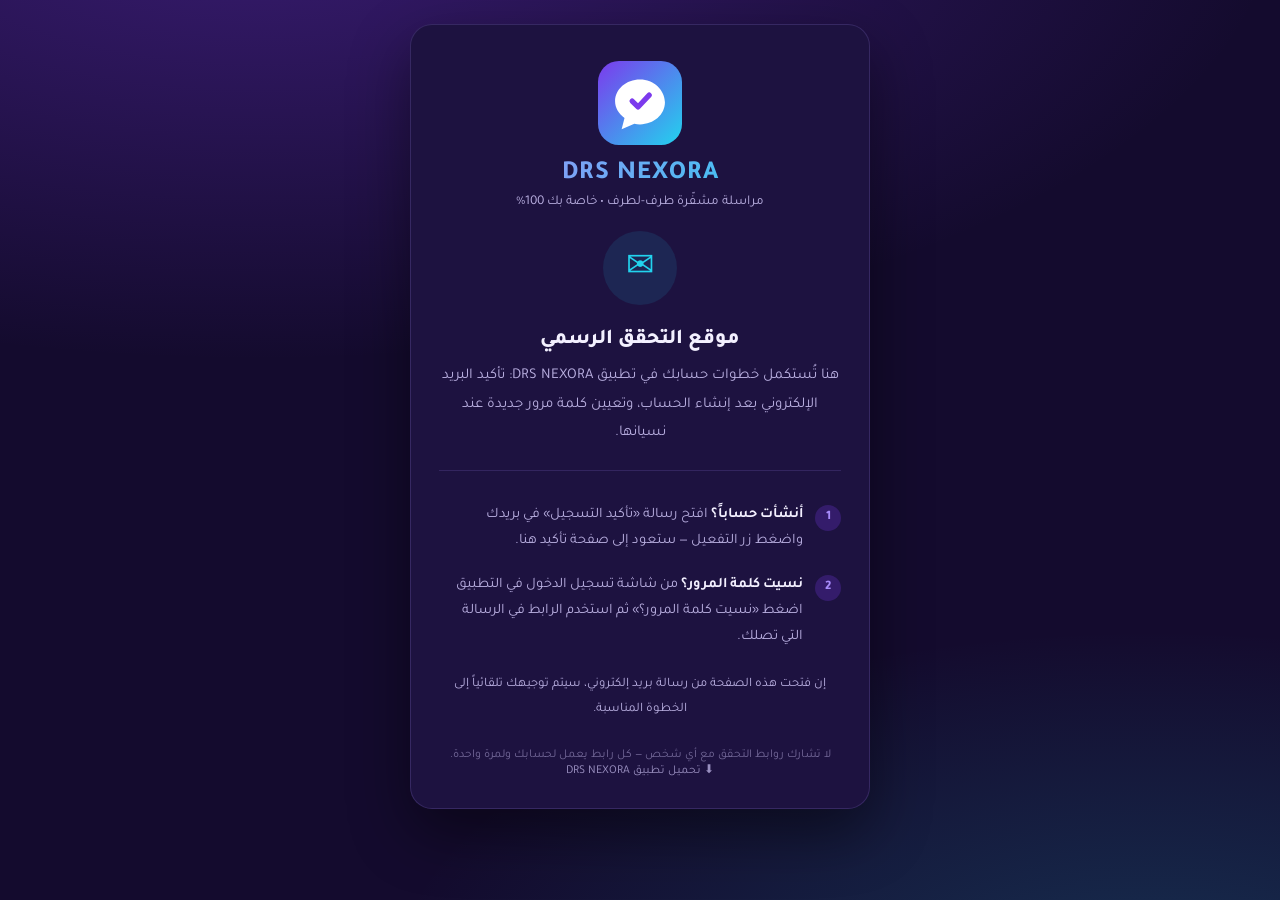
<file: index.html>
<!DOCTYPE html>
<html lang="ar" dir="rtl">
<head>
<meta charset="UTF-8">
<meta name="viewport" content="width=device-width, initial-scale=1.0">
<title>DRS NEXORA — موقع التحقق</title>
<link rel="preconnect" href="https://fonts.googleapis.com">
<link rel="preconnect" href="https://fonts.gstatic.com" crossorigin>
<link href="https://fonts.googleapis.com/css2?family=Tajawal:wght@400;500;700;800&display=swap" rel="stylesheet">
<link rel="stylesheet" href="assets/nexora.css">
<link rel="icon" href="data:image/svg+xml,%3Csvg xmlns='http://www.w3.org/2000/svg' viewBox='0 0 64 64'%3E%3Cdefs%3E%3ClinearGradient id='g' x1='0' y1='0' x2='1' y2='1'%3E%3Cstop offset='0' stop-color='%237C3AED'/%3E%3Cstop offset='1' stop-color='%2322D3EE'/%3E%3C/linearGradient%3E%3C/defs%3E%3Crect width='64' height='64' rx='16' fill='url(%23g)'/%3E%3Cpath d='M32 14c-10.5 0-19 7.4-19 16.5 0 5.2 2.8 9.8 7.2 12.9L18 52l9.7-4.2c1.4.3 2.8.5 4.3.5 10.5 0 19-7.4 19-16.8S42.5 14 32 14z' fill='%23fff'/%3E%3Cpath d='M26 30.5l4.5 4.5L39 26' stroke='%237C3AED' stroke-width='4' fill='none' stroke-linecap='round' stroke-linejoin='round'/%3E%3C/svg%3E">
</head>
<body>

<main class="card">
  <svg class="logo-mark" viewBox="0 0 64 64" aria-hidden="true">
    <defs><linearGradient id="g" x1="0" y1="0" x2="1" y2="1">
      <stop offset="0" stop-color="#7C3AED"/><stop offset="1" stop-color="#22D3EE"/>
    </linearGradient></defs>
    <rect width="64" height="64" rx="16" fill="url(#g)"/>
    <path d="M32 14c-10.5 0-19 7.4-19 16.5 0 5.2 2.8 9.8 7.2 12.9L18 52l9.7-4.2c1.4.3 2.8.5 4.3.5 10.5 0 19-7.4 19-16.8S42.5 14 32 14z" fill="#fff"/>
    <path d="M26 30.5l4.5 4.5L39 26" stroke="#7C3AED" stroke-width="4" fill="none" stroke-linecap="round" stroke-linejoin="round"/>
  </svg>
  <div class="brand-name">DRS NEXORA</div>
  <div class="brand-tagline">مراسلة مشفّرة طرف-لطرف • خاصة بك 100%</div>

  <section id="state-welcome">
    <div class="icon-badge info">✉</div>
    <h1 class="state-title">موقع التحقق الرسمي</h1>
    <p class="state-text">
      هنا تُستكمل خطوات حسابك في تطبيق DRS NEXORA: تأكيد البريد الإلكتروني بعد إنشاء الحساب،
      وتعيين كلمة مرور جديدة عند نسيانها.
    </p>
    <div class="divider"></div>
    <ul class="steps">
      <li><span class="num">1</span><span><b>أنشأت حساباً؟</b> افتح رسالة «تأكيد التسجيل» في بريدك واضغط زر التفعيل — ستعود إلى صفحة تأكيد هنا.</span></li>
      <li><span class="num">2</span><span><b>نسيت كلمة المرور؟</b> من شاشة تسجيل الدخول في التطبيق اضغط «نسيت كلمة المرور؟» ثم استخدم الرابط في الرسالة التي تصلك.</span></li>
    </ul>
    <p class="state-text" style="font-size:13px; margin-top:14px;">
      إن فتحت هذه الصفحة من رسالة بريد إلكتروني، سيتم توجيهك تلقائياً إلى الخطوة المناسبة.
    </p>
  </section>

  <p class="footer-note">
    لا تشارك روابط التحقق مع أي شخص — كل رابط يعمل لحسابك ولمرة واحدة.<br>
    <a href="download.html">⬇ تحميل تطبيق DRS NEXORA</a>
  </p>
</main>

<script>
(function () {
  'use strict';

  // توجيه تلقائي حسب نوع عملية التحقق القادمة في الرابط:
  // #access_token=...&type=signup  → confirm.html
  // #access_token=...&type=recovery|invite → reset.html
  // ?token_hash=...&type=...       → الصفحة المناسبة
  function paramType(s) {
    if (!s) return '';
    var str = String(s);
    if (str.charAt(0) === '#' || str.charAt(0) === '?') str = str.slice(1);
    var parts = str.split('&');
    for (var i = 0; i < parts.length; i++) {
      var kv = parts[i].split('=');
      if (kv[0] === 'type') return decodeURIComponent(kv[1] || '');
    }
    return '';
  }

  var type = paramType(window.location.hash) || paramType(window.location.search);
  var hasTokens = /access_token=/.test(window.location.hash) || /token_hash=/.test(window.location.search) || /token=/.test(window.location.search);

  if (hasTokens || type) {
    var target;
    if (type === 'recovery' || type === 'invite') target = 'reset.html';
    else target = 'confirm.html'; // signup و email_change وأي نوع آخر
    // إبقاء الهاش/الاستعلام كما هو حتى تقرأه الصفحة الهدف
    window.location.replace(target + window.location.search + window.location.hash);
  }
})();
</script>
</body>
</html>
</file>
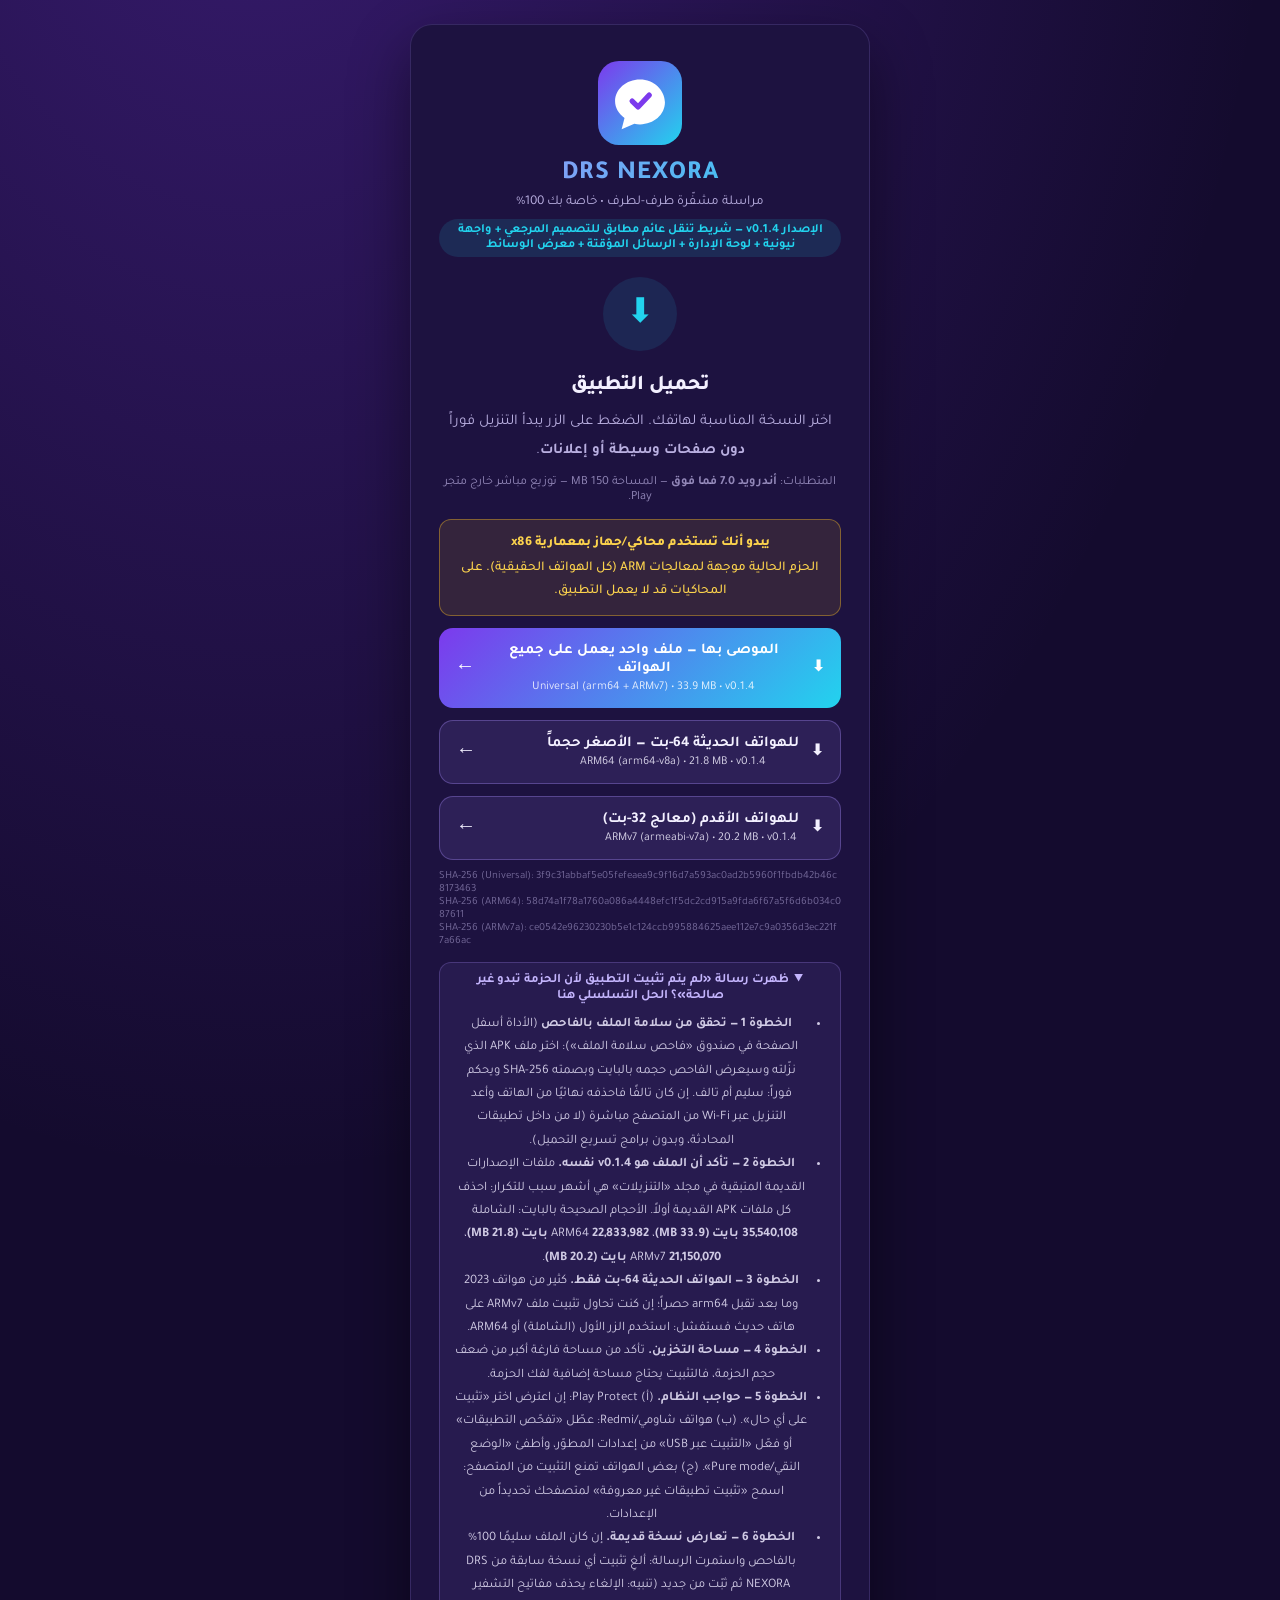
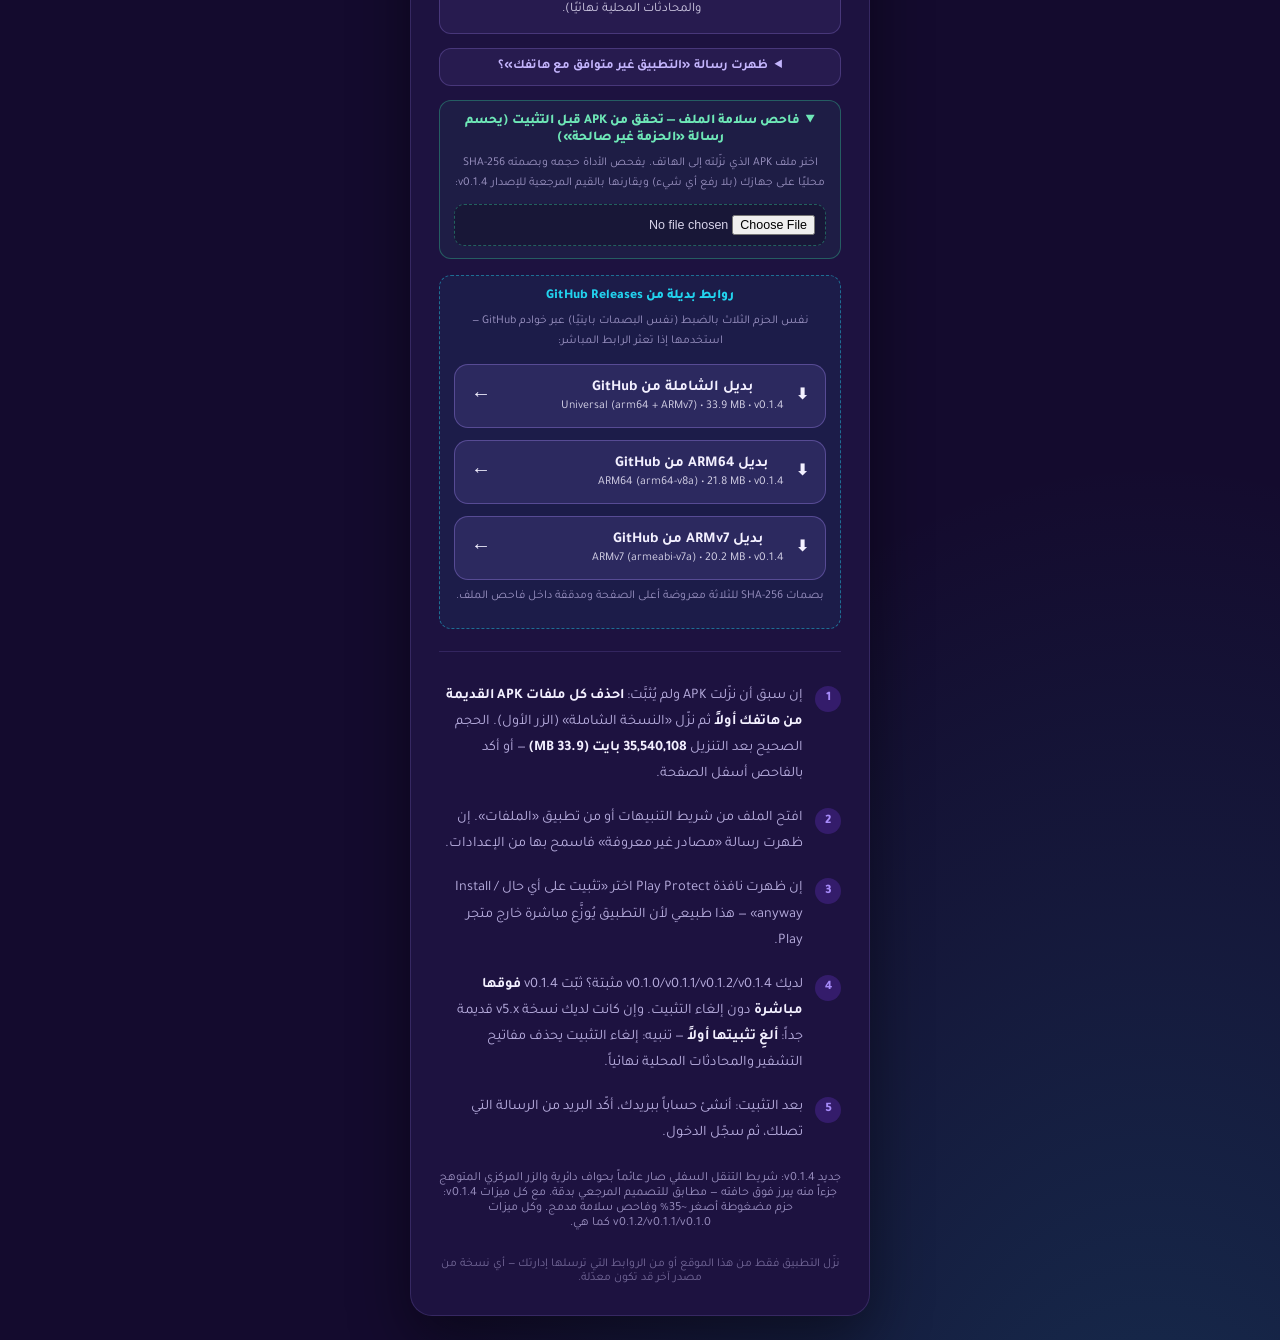
<file: download.html>
<!DOCTYPE html>
<html lang="ar" dir="rtl">
<head>
<meta charset="UTF-8">
<meta name="viewport" content="width=device-width, initial-scale=1.0">
<title>DRS NEXORA — تحميل التطبيق</title>
<link rel="preconnect" href="https://fonts.googleapis.com">
<link rel="preconnect" href="https://fonts.gstatic.com" crossorigin>
<link href="https://fonts.googleapis.com/css2?family=Tajawal:wght@400;500;700;800&display=swap" rel="stylesheet">
<link rel="stylesheet" href="assets/nexora.css">
<link rel="icon" href="data:image/svg+xml,%3Csvg xmlns='http://www.w3.org/2000/svg' viewBox='0 0 64 64'%3E%3Cdefs%3E%3ClinearGradient id='g' x1='0' y1='0' x2='1' y2='1'%3E%3Cstop offset='0' stop-color='%237C3AED'/%3E%3Cstop offset='1' stop-color='%2322D3EE'/%3E%3C/linearGradient%3E%3C/defs%3E%3Crect width='64' height='64' rx='16' fill='url(%23g)'/%3E%3Cpath d='M32 14c-10.5 0-19 7.4-19 16.5 0 5.2 2.8 9.8 7.2 12.9L18 52l9.7-4.2c1.4.3 2.8.5 4.3.5 10.5 0 19-7.4 19-16.8S42.5 14 32 14z' fill='%23fff'/%3E%3Cpath d='M26 30.5l4.5 4.5L39 26' stroke='%237C3AED' stroke-width='4' fill='none' stroke-linecap='round' stroke-linejoin='round'/%3E%3C/svg%3E">
<style>
  .dl-btn { display: flex; align-items: center; gap: 12px; width: 100%; margin-top: 12px; padding: 14px 16px; border-radius: 14px; text-decoration: none; font-weight: 700; font-size: 15px; }
  .dl-btn .arch { display: block; font-size: 12px; font-weight: 400; opacity: .85; margin-top: 2px; }
  .dl-btn .arrow { margin-inline-start: auto; font-size: 20px; }
  .dl-primary { background: linear-gradient(135deg, #7C3AED, #22D3EE); color: #fff; }
  .dl-secondary { background: rgba(167,139,250,.12); color: var(--text, #EDE9FE); border: 1px solid rgba(167,139,250,.35); }
  .dl-match { outline: 2px solid #22D3EE; outline-offset: 2px; }
  .dl-badge { display: inline-block; background: #22D3EE; color: #06283D; border-radius: 999px; padding: 2px 10px; font-size: 11px; font-weight: 800; margin-inline-start: 8px; vertical-align: middle; }
  .ver-badge { display: inline-block; background: rgba(34,211,238,.12); color: #22D3EE; border-radius: 999px; padding: 4px 14px; font-size: 12.5px; font-weight: 700; margin-top: 8px; }
  .hash-note { direction: ltr; text-align: left; font-size: 11px; color: rgba(185,175,224,.55); word-break: break-all; margin-top: 10px; }
  .mirror-line { font-size: 12.5px; margin-top: 16px; text-align: center; color: rgba(185,175,224,.8); }
  .mirror-line a { color: #22D3EE; text-decoration: none; }
  /* شريط توافق الهاتف — يُملأ آلياً حسب جهاز الزائر */
  .compat-banner { display: none; margin-top: 14px; padding: 12px 14px; border-radius: 12px; font-size: 13.5px; line-height: 1.7; font-weight: 500; }
  .compat-banner.ok   { display: block; background: rgba(52,211,153,.10); border: 1px solid rgba(52,211,153,.40); color: #6EE7B7; }
  .compat-banner.warn { display: block; background: rgba(251,191,36,.10); border: 1px solid rgba(251,191,36,.40); color: #FCD34D; }
  .compat-banner.stop { display: block; background: rgba(248,113,113,.12); border: 1px solid rgba(248,113,113,.45); color: #FCA5A5; }
  .compat-banner .cb-title { font-weight: 800; display: block; margin-bottom: 2px; }
  details.troubleshoot { margin-top: 14px; background: rgba(167,139,250,.08); border: 1px solid rgba(167,139,250,.25); border-radius: 12px; padding: 10px 14px; font-size: 13px; color: rgba(237,233,254,.85); }
  details.troubleshoot summary { cursor: pointer; font-weight: 700; color: #C4B5FD; }
  details.troubleshoot ul { margin: 8px 0 2px; padding-inline-start: 18px; line-height: 1.8; }
  .req-line { font-size: 12.5px; margin-top: 10px; color: rgba(185,175,224,.75); }

  .mirror-box { margin-top: 16px; padding: 12px 14px; border: 1px dashed rgba(34,211,238,.45); border-radius: 12px; background: rgba(34,211,238,.05); }
  .mirror-box .mb-title { font-weight: 800; font-size: 13.5px; color: #22D3EE; margin-bottom: 4px; }
  .mirror-box .mb-note { font-size: 12px; color: rgba(185,175,224,.8); line-height: 1.7; margin: 6px 0 10px; }
  
  .verif-box { margin-top: 14px; padding: 12px 14px; border: 1px solid rgba(52,211,153,.35); border-radius: 12px; background: rgba(52,211,153,.06); }
  .verif-box .vb-title { font-weight: 800; font-size: 13.5px; color: #6EE7B7; margin-bottom: 4px; }
  .verif-box .vb-note { font-size: 12px; color: rgba(185,175,224,.8); line-height: 1.7; margin: 6px 0 10px; }
  .verif-box input[type=file] { width: 100%; font-size: 12.5px; color: rgba(237,233,254,.9); padding: 10px; border: 1px dashed rgba(52,211,153,.4); border-radius: 10px; background: rgba(0,0,0,.2); box-sizing: border-box; }
  .verif-result { margin-top: 10px; font-size: 13px; line-height: 1.8; display: none; border-radius: 10px; padding: 10px 12px; }
  .verif-result.good { display: block; background: rgba(52,211,153,.12); border: 1px solid rgba(52,211,153,.45); color: #6EE7B7; }
  .verif-result.bad  { display: block; background: rgba(248,113,113,.12); border: 1px solid rgba(248,113,113,.45); color: #FCA5A5; }
  .verif-result.wait { display: block; background: rgba(251,191,36,.10); border: 1px solid rgba(251,191,36,.4); color: #FCD34D; }
</style>
</head>
<body>

<main class="card">
  <svg class="logo-mark" viewBox="0 0 64 64" aria-hidden="true">
    <defs><linearGradient id="g" x1="0" y1="0" x2="1" y2="1">
      <stop offset="0" stop-color="#7C3AED"/><stop offset="1" stop-color="#22D3EE"/>
    </linearGradient></defs>
    <rect width="64" height="64" rx="16" fill="url(#g)"/>
    <path d="M32 14c-10.5 0-19 7.4-19 16.5 0 5.2 2.8 9.8 7.2 12.9L18 52l9.7-4.2c1.4.3 2.8.5 4.3.5 10.5 0 19-7.4 19-16.8S42.5 14 32 14z" fill="#fff"/>
    <path d='M26 30.5l4.5 4.5L39 26' stroke="#7C3AED" stroke-width="4" fill="none" stroke-linecap="round" stroke-linejoin="round"/>
  </svg>
  <div class="brand-name">DRS NEXORA</div>
  <div class="brand-tagline">مراسلة مشفّرة طرف-لطرف • خاصة بك 100%</div>
  <div class="ver-badge">الإصدار v0.1.4 — شريط تنقل عائم مطابق للتصميم المرجعي + واجهة نيونية + لوحة الإدارة + الرسائل المؤقتة + معرض الوسائط</div>

  <section id="state-download">
    <div class="icon-badge info">⬇</div>
    <h1 class="state-title">تحميل التطبيق</h1>
    <p class="state-text">
      اختر النسخة المناسبة لهاتفك. الضغط على الزر يبدأ التنزيل فوراً
      <b>دون صفحات وسيطة أو إعلانات</b>.
    </p>
    <p class="req-line">المتطلبات: <b>أندرويد 7.0 فما فوق</b> — المساحة 150 MB — توزيع مباشر خارج متجر Play.</p>

    <div id="compat" class="compat-banner" aria-live="polite"></div>

        <a id="btn-universal" class="dl-btn dl-primary" href="https://hnfdfzuyrphjcmgezoyh.supabase.co/storage/v1/object/public/downloads/v0.1.4/app-universal-release.apk" download>
      <span>⬇</span>
      <span id="lbl-universal">الموصى بها — ملف واحد يعمل على جميع الهواتف
        <span class="arch">Universal (arm64 + ARMv7) • 33.9 MB • v0.1.4</span>
      </span>
      <span class="arrow">←</span>
    </a>
    <a id="btn-arm64" class="dl-btn dl-secondary" href="https://hnfdfzuyrphjcmgezoyh.supabase.co/storage/v1/object/public/downloads/v0.1.4/app-arm64-v8a-release.apk" download>
      <span>⬇</span>
      <span id="lbl-arm64">للهواتف الحديثة 64-بت — الأصغر حجماً
        <span class="arch">ARM64 (arm64-v8a) • 21.8 MB • v0.1.4</span>
      </span>
      <span class="arrow">←</span>
    </a>
    <a id="btn-v7a" class="dl-btn dl-secondary" href="https://hnfdfzuyrphjcmgezoyh.supabase.co/storage/v1/object/public/downloads/v0.1.4/app-armeabi-v7a-release.apk" download>
      <span>⬇</span>
      <span id="lbl-v7a">للهواتف الأقدم (معالج 32-بت)
        <span class="arch">ARMv7 (armeabi-v7a) • 20.2 MB • v0.1.4</span>
      </span>
      <span class="arrow">←</span>
    </a>

        <p class="hash-note">SHA-256 (Universal): 3f9c31abbaf5e05fefeaea9c9f16d7a593ac0ad2b5960f1fbdb42b46c8173463<br>SHA-256 (ARM64): 58d74a1f78a1760a086a4448efc1f5dc2cd915a9fda6f67a5f6d6b034c087611<br>SHA-256 (ARMv7a): ce0542e96230230b5e1c124ccb995884625aee112e7c9a0356d3ec221f7a66ac</p>

        <details class="troubleshoot" open>
      <summary>ظهرت رسالة «لم يتم تثبيت التطبيق لأن الحزمة تبدو غير صالحة»؟ الحل التسلسلي هنا</summary>
      <ul>
        <li><b>الخطوة 1 — تحقق من سلامة الملف بالفاحص</b> (الأداة أسفل الصفحة في صندوق «فاحص سلامة الملف»): اختر ملف APK الذي نزّلته وسيعرض الفاحص حجمه بالبايت وبصمته SHA-256 ويحكم فوراً: سليم أم تالف. إن كان تالفًا فاحذفه نهائيًا من الهاتف وأعد التنزيل عبر Wi-Fi من المتصفح مباشرة (لا من داخل تطبيقات المحادثة، وبدون برامج تسريع التحميل).</li>
        <li><b>الخطوة 2 — تأكد أن الملف هو v0.1.4 نفسه.</b> ملفات الإصدارات القديمة المتبقية في مجلد «التنزيلات» هي أشهر سبب للتكرار: احذف كل ملفات APK القديمة أولاً. الأحجام الصحيحة بالبايت: الشاملة <b>35,540,108 بايت (33.9 MB)</b>، ARM64 <b>22,833,982 بايت (21.8 MB)</b>، ARMv7 <b>21,150,070 بايت (20.2 MB)</b>.</li>
        <li><b>الخطوة 3 — الهواتف الحديثة 64-بت فقط.</b> كثير من هواتف 2023 وما بعد تقبل arm64 حصراً؛ إن كنت تحاول تثبيت ملف ARMv7 على هاتف حديث فستفشل: استخدم الزر الأول (الشاملة) أو ARM64.</li>
        <li><b>الخطوة 4 — مساحة التخزين.</b> تأكد من مساحة فارغة أكبر من ضعف حجم الحزمة، فالتثبيت يحتاج مساحة إضافية لفك الحزمة.</li>
        <li><b>الخطوة 5 — حواجب النظام.</b> (أ) Play Protect: إن اعترض اختر «تثبيت على أي حال». (ب) هواتف شاومي/Redmi: عطّل «تفحّص التطبيقات» أو فعّل «التثبيت عبر USB» من إعدادات المطوّر، وأطفئ «الوضع النقي/Pure mode». (ج) بعض الهواتف تمنع التثبيت من المتصفح: اسمح «تثبيت تطبيقات غير معروفة» لمتصفحك تحديداً من الإعدادات.</li>
        <li><b>الخطوة 6 — تعارض نسخة قديمة.</b> إن كان الملف سليمًا 100% بالفاحص واستمرت الرسالة: ألغِ تثبيت أي نسخة سابقة من DRS NEXORA ثم ثبّت من جديد (تنبيه: الإلغاء يحذف مفاتيح التشفير والمحادثات المحلية نهائيًا).</li>
      </ul>
    </details>
    <details class="troubleshoot">
      <summary>ظهرت رسالة «التطبيق غير متوافق مع هاتفك»؟</summary>
      <ul>
        <li><b>حزمة معمارية لا تطابق معالجك</b> — استخدم الزر الأول (الشاملة) فهي تحوي المعماريتين معاً وتعمل على كل الهواتف بلا استثناء.</li>
        <li><b>نسخة أندرويد أقدم من 7.0</b> — التطبيق يتطلب أندرويد 7.0 فما فوق (أدوات البناء Flutter 3.35 تفرض API 24).</li>
      </ul>
    </details>

    <details class="verif-box" id="verif" open>
      <summary class="vb-title">فاحص سلامة الملف — تحقق من APK قبل التثبيت (يحسم رسالة «الحزمة غير صالحة»)</summary>
      <p class="vb-note">اختر ملف APK الذي نزّلته إلى الهاتف. يفحص الأداة حجمه وبصمته SHA-256 محليًا على جهازك (بلا رفع أي شيء) ويقارنها بالقيم المرجعية للإصدار v0.1.4:</p>
      <input type="file" id="verif-input" accept=".apk,application/vnd.android.package-archive">
      <div id="verif-out" class="verif-result"></div>
    </details>
    <script>
    (function () {
      'use strict';
      var EXPECTED = {
        'app-universal-release.apk': { size: 35540108, sha: '3f9c31abbaf5e05fefeaea9c9f16d7a593ac0ad2b5960f1fbdb42b46c8173463', label: 'الحزمة الشاملة (تعمل على كل الهواتف)' },
        'app-arm64-v8a-release.apk': { size: 22833982, sha: '58d74a1f78a1760a086a4448efc1f5dc2cd915a9fda6f67a5f6d6b034c087611', label: 'حزمة ARM64 (هواتف حديثة)' },
        'app-armeabi-v7a-release.apk': { size: 21150070, sha: 'ce0542e96230230b5e1c124ccb995884625aee112e7c9a0356d3ec221f7a66ac', label: 'حزمة ARMv7 (هواتف قديمة)' }
      };
      var input = document.getElementById('verif-input');
      var out = document.getElementById('verif-out');
      function show(cls, html) {
        out.className = 'verif-result ' + cls;
        out.innerHTML = html;
      }
      function buf2hex(buf) {
        var v = new Uint8Array(buf), s = '';
        for (var i = 0; i < v.length; i++) {
          var h = v[i].toString(16);
          if (h.length < 2) h = '0' + h;
          s += h;
        }
        return s;
      }
      input.addEventListener('change', function () {
        var f = input.files && input.files[0];
        if (!f) return;
        show('wait', 'جارٍ فحص الملف… (' + f.name + '، ' + f.size.toLocaleString('en') + ' بايت) — قد تستغرق البصمة لحظات على الملفات الكبيرة.');
        if (!window.crypto || !crypto.subtle) {
          // متصفح بلا crypto.subtle (http بسيط) — الحكم بالحجم فقط
          var hit = null;
          for (var k in EXPECTED) if (EXPECTED[k].size === f.size) hit = EXPECTED[k];
          if (hit) show('good', 'الحجم مطابق تمامًا (' + hit.label + ') — الملف شبه مؤكد سليم. لتحقق قاطع 100% افتح الصفحة عبر https.');
          else show('bad', 'الحجم ' + f.size.toLocaleString('en') + ' بايت لا يطابق أي ملف من v0.1.4 — الملف ناقص أو تالف أو نسخة قديمة. احذفه نهائيًا وأعد التنزيل عبر Wi-Fi.');
          return;
        }
        f.arrayBuffer().then(function (buf) {
          return crypto.subtle.digest('SHA-256', buf).then(function (h) {
            var sha = buf2hex(h);
            var match = null;
            for (var k in EXPECTED) {
              if (EXPECTED[k].sha === sha) match = EXPECTED[k];
            }
            if (match) {
              show('good', '<b>الملف سليم 100% ✓</b> — مطابق بايتيًا لـ' + match.label + ' من v0.1.4. رسالة التثبيت الفاشلة إذا تكررت فسببها الجهاز/النظام وليس الملف: راجع الخطوات 3-6 أعلاه.');
            } else {
              var sizeHit = null;
              for (var k2 in EXPECTED) if (EXPECTED[k2].size === f.size) sizeHit = EXPECTED[k2];
              if (sizeHit) {
                show('bad', 'الحجم يطابق ' + sizeHit.label + ' لكن البصمة مختلفة — الملف تالف أثناء التنزيل. احذفه نهائيًا وأعد التنزيل عبر Wi-Fi من المتصفح مباشرة.');
              } else {
                show('bad', 'هذا الملف لا يطابق أي حزمة من v0.1.4 (لا الحجم ولا البصمة) — إما نسخة قديمة (v0.1.2 أو أقدم) أو ملف ناقص. احذف كل ملفات APK القديمة ونزّل الزر الأول من جديد.');
              }
            }
          });
        }).catch(function (e) {
          show('bad', 'تعذر قراءة الملف: ' + e);
        });
      });
    })();
    </script>


    
        <div class="mirror-box">
      <div class="mb-title">روابط بديلة من GitHub Releases</div>
      <p class="mb-note">نفس الحزم الثلاث بالضبط (نفس البصمات بايتيًا) عبر خوادم GitHub — استخدمها إذا تعثر الرابط المباشر:</p>
      <a class="dl-btn dl-secondary" href="https://github.com/CTO-DRS/nexora-verify/releases/download/v0.1.4/app-universal-release.apk" download>
        <span>⬇</span>
        <span>بديل الشاملة من GitHub
          <span class="arch">Universal (arm64 + ARMv7) • 33.9 MB • v0.1.4</span>
        </span>
        <span class="arrow">←</span>
      </a>
      <a class="dl-btn dl-secondary" href="https://github.com/CTO-DRS/nexora-verify/releases/download/v0.1.4/app-arm64-v8a-release.apk" download>
        <span>⬇</span>
        <span>بديل ARM64 من GitHub
          <span class="arch">ARM64 (arm64-v8a) • 21.8 MB • v0.1.4</span>
        </span>
        <span class="arrow">←</span>
      </a>
      <a class="dl-btn dl-secondary" href="https://github.com/CTO-DRS/nexora-verify/releases/download/v0.1.4/app-armeabi-v7a-release.apk" download>
        <span>⬇</span>
        <span>بديل ARMv7 من GitHub
          <span class="arch">ARMv7 (armeabi-v7a) • 20.2 MB • v0.1.4</span>
        </span>
        <span class="arrow">←</span>
      </a>
      <p class="mb-note">بصمات SHA-256 للثلاثة معروضة أعلى الصفحة ومدققة داخل فاحص الملف.</p>
    </div>

    <div class="divider"></div>

    <ul class="steps">
      <li><span class="num">1</span><span>إن سبق أن نزّلت APK ولم يُثبَّت: <b>احذف كل ملفات APK القديمة من هاتفك أولاً</b> ثم نزّل «النسخة الشاملة» (الزر الأول). الحجم الصحيح بعد التنزيل <b>35,540,108 بايت (33.9 MB)</b> — أو أكد بالفاحص أسفل الصفحة.</span></li>
      <li><span class="num">2</span><span>افتح الملف من شريط التنبيهات أو من تطبيق «الملفات». إن ظهرت رسالة «مصادر غير معروفة» فاسمح بها من الإعدادات.</span></li>
      <li><span class="num">3</span><span>إن ظهرت نافذة Play Protect اختر «تثبيت على أي حال / Install anyway» — هذا طبيعي لأن التطبيق يُوزَّع مباشرة خارج متجر Play.</span></li>
      <li><span class="num">4</span><span>لديك v0.1.0/v0.1.1/v0.1.2/v0.1.4 مثبتة؟ ثبّت v0.1.4 <b>فوقها مباشرة</b> دون إلغاء التثبيت. وإن كانت لديك نسخة v5.x قديمة جداً: <b>ألغِ تثبيتها أولاً</b> — تنبيه: إلغاء التثبيت يحذف مفاتيح التشفير والمحادثات المحلية نهائياً.</span></li>
      <li><span class="num">5</span><span>بعد التثبيت: أنشئ حساباً ببريدك، أكّد البريد من الرسالة التي تصلك، ثم سجّل الدخول.</span></li>
    </ul>

        <p class="mirror-line">جديد v0.1.4: شريط التنقل السفلي صار عائماً بحواف دائرية والزر المركزي المتوهج جزءاً منه يبرز فوق حافته — مطابق للتصميم المرجعي بدقة. مع كل ميزات v0.1.4: حزم مضغوطة أصغر ~35% وفاحص سلامة مدمج. وكل ميزات v0.1.2/v0.1.1/v0.1.0 كما هي.</p>
  </section>

  <p class="footer-note">
    نزّل التطبيق فقط من هذا الموقع أو من الروابط التي ترسلها إدارتك — أي نسخة من مصدر آخر قد تكون معدّلة.
  </p>
</main>

<script>
(function () {
  'use strict';
  var banner = document.getElementById('compat');
  function showBanner(cls, title, body) {
    banner.className = 'compat-banner ' + cls;
    banner.innerHTML = '<span class="cb-title"></span>';
    banner.firstChild.textContent = title;
    if (body) banner.appendChild(document.createTextNode(body));
  }
  function tagButton(btnId, lblId) {
    var btn = document.getElementById(btnId);
    btn.classList.add('dl-match');
    var b = document.createElement('span');
    b.className = 'dl-badge';
    b.textContent = 'الأفضل لهاتفك ✓';
    document.getElementById(lblId).appendChild(b);
  }

  // 1) نسخة أندرويد من User-Agent
  var m = navigator.userAgent.match(/Android\s+(\d+)(?:\.(\d+))?/i);
  var androidMajor = m ? parseInt(m[1], 10) : null;
  var androidMinor = m && m[2] ? parseInt(m[2], 10) : 0;

  // 2) المعمارية عبر User-Agent Client Hints (كروم أندرويد 90+)
  var archPromise = Promise.resolve(null);
  try {
    if (navigator.userAgentData && navigator.userAgentData.getHighEntropyValues) {
      archPromise = navigator.userAgentData
        .getHighEntropyValues(['architecture', 'bitness'])
        .then(function (h) {
          var a = (h.architecture || '').toLowerCase();
          if (a.indexOf('arm') !== -1) return h.bitness === '32' ? 'v7a' : 'arm64';
          if (a.indexOf('x86') !== -1 || a.indexOf('x64') !== -1) return 'x86';
          return null;
        })
        .catch(function () { return null; });
    }
  } catch (e) { /* تجاهل */ }

  archPromise.then(function (arch) {
    // أ) أندرويد أقدم من 7.0: التطبيق لا يعمل — منع التنزيل
    if (androidMajor !== null && androidMajor < 7) {
      showBanner('stop',
        'هاتفك يعمل بأندرويد ' + androidMajor + '.' + androidMinor + ' — للأسف التطبيق لا يدعمه',
        ' يتطلب DRS NEXORA أندرويد 7.0 فما فوق. أزرار التنزيل معطّلة لأن التثبيت سيفشل على هذا الجهاز.');
      ['btn-universal', 'btn-arm64', 'btn-v7a'].forEach(function (id) {
        var b = document.getElementById(id);
        b.removeAttribute('href');
        b.style.opacity = '.45';
        b.style.pointerEvents = 'none';
      });
      return;
    }

    // ب) المعمارية المكتشفة → وسم الزر الأنسب
    if (arch === 'arm64') {
      tagButton('btn-arm64', 'lbl-arm64');
      showBanner('ok',
        'تم التعرف على هاتفك: أندرويد ' + androidMajor + ' • معالج ARM 64-بت',
        ' الزر الموسوم «الأفضل لهاتفك» يمنحك أصغر حجماً. وإن رغبت ببساطة أكبر أماناً فاختر الحزمة الشاملة — كلاهما يعمل.');
    } else if (arch === 'v7a') {
      tagButton('btn-v7a', 'lbl-v7a');
      showBanner('ok',
        'تم التعرف على هاتفك: أندرويد ' + androidMajor + ' • معالج ARM 32-بت',
        ' الزر الموسوم «الأفضل لهاتفك» مخصص لمعالجك تحديداً. الحزمة الشاملة تعمل أيضاً.');
    } else if (arch === 'x86') {
      showBanner('warn',
        'يبدو أنك تستخدم محاكي/جهاز بمعمارية x86',
        ' الحزم الحالية موجهة لمعالجات ARM (كل الهواتف الحقيقية). على المحاكيات قد لا يعمل التطبيق.');
    }
    // كشف المعمارية غير متاح (فايرفوكس مثلاً) — تبقى الحزمة الشاملة موصى بها افتراضياً
  });
})();
</script>

</body>
</html>
</file>
<file: assets/nexora.css>
/* ============================================================
   DRS NEXORA — Verification site (GitHub Pages)
   Brand palette mirrors lib/theme/app_theme.dart
   ============================================================ */
:root {
  --brand-primary: #7c3aed;
  --brand-secondary: #a78bfa;
  --brand-accent: #22d3ee;
  --bg: #140b2e;
  --surface: #1d1240;
  --surface-alt: #271b52;
  --text: #f3f0ff;
  --text-dim: #b9afe0;
  --success: #34d399;
  --error: #f87171;
  --warning: #f59e0b;
}

* { margin: 0; padding: 0; box-sizing: border-box; }

html, body { min-height: 100%; }

body {
  font-family: 'Tajawal', 'Tahoma', 'Arial', sans-serif;
  background:
    radial-gradient(ellipse 80% 50% at 20% -10%, rgba(124, 58, 237, .35), transparent),
    radial-gradient(ellipse 60% 40% at 90% 110%, rgba(34, 211, 238, .18), transparent),
    var(--bg);
  color: var(--text);
  direction: rtl;
  display: flex;
  flex-direction: column;
  align-items: center;
  justify-content: center;
  padding: 24px 16px;
}

.card {
  width: 100%;
  max-width: 460px;
  background: var(--surface);
  border: 1px solid rgba(167, 139, 250, .18);
  border-radius: 22px;
  padding: 36px 28px 30px;
  box-shadow: 0 24px 60px rgba(0, 0, 0, .45);
  text-align: center;
}

.logo-mark { width: 84px; height: 84px; margin: 0 auto 14px; display: block; }

.brand-name {
  font-size: 26px;
  font-weight: 800;
  letter-spacing: 1px;
  background: linear-gradient(120deg, var(--brand-secondary), var(--brand-accent));
  -webkit-background-clip: text;
  background-clip: text;
  -webkit-text-fill-color: transparent;
}

.brand-tagline { color: var(--text-dim); font-size: 13.5px; margin-top: 4px; }

h1.state-title { font-size: 21px; font-weight: 800; margin: 22px 0 10px; }

p.state-text { color: var(--text-dim); font-size: 15px; line-height: 1.9; }

.divider { height: 1px; background: rgba(167, 139, 250, .16); margin: 22px 0; }

.icon-badge {
  width: 74px; height: 74px; border-radius: 50%;
  display: flex; align-items: center; justify-content: center;
  margin: 20px auto 0; font-size: 34px;
}
.icon-badge.success { background: rgba(52, 211, 153, .12); color: var(--success); }
.icon-badge.error   { background: rgba(248, 113, 113, .12); color: var(--error); }
.icon-badge.pending { background: rgba(245, 158, 11, .12); color: var(--warning); }
.icon-badge.info    { background: rgba(34, 211, 238, .10); color: var(--brand-accent); }
.success-text { color: var(--success); }
.error-text   { color: var(--error); }

.btn {
  display: block; width: 100%;
  min-height: 52px;
  border: none; border-radius: 14px; cursor: pointer;
  font-family: inherit; font-size: 16px; font-weight: 700;
  color: #fff;
  background: linear-gradient(120deg, var(--brand-primary), #8b5cf6);
  margin-top: 18px;
  transition: transform .12s ease, filter .12s ease;
}
.btn:hover { filter: brightness(1.1); }
.btn:active { transform: scale(.985); }
.btn[disabled] { opacity: .55; cursor: not-allowed; }

.btn-secondary {
  background: transparent;
  border: 1.5px solid var(--brand-primary);
  color: var(--brand-secondary);
}

.field { margin-top: 16px; text-align: right; }
.field label { display: block; font-size: 13.5px; color: var(--text-dim); margin-bottom: 7px; font-weight: 500; }
.field .input-wrap { position: relative; }
.field input {
  width: 100%; min-height: 52px;
  background: var(--surface-alt);
  border: 1.5px solid transparent; border-radius: 14px;
  color: var(--text); font-family: inherit; font-size: 15.5px;
  padding: 0 16px;
  outline: none;
  transition: border-color .15s ease;
}
.field input:focus { border-color: var(--brand-primary); }
.field .toggle-eye {
  position: absolute; inset-inline-end: 8px; top: 50%;
  transform: translateY(-50%);
  background: none; border: none; cursor: pointer;
  color: var(--text-dim); font-size: 17px; padding: 8px;
}
.hint { font-size: 12.5px; color: var(--text-dim); margin-top: 7px; text-align: right; }
.hint.error { color: var(--error); }

.strength { height: 5px; border-radius: 4px; background: rgba(255,255,255,.08); margin-top: 10px; overflow: hidden; }
.strength > span { display: block; height: 100%; width: 0; border-radius: 4px; transition: width .25s ease, background .25s ease; }

.steps { text-align: right; margin: 18px 0 4px; padding: 0; list-style: none; }
.steps li {
  display: flex; gap: 12px; align-items: flex-start;
  color: var(--text-dim); font-size: 14.5px; line-height: 1.8;
  padding: 9px 0;
}
.steps .num {
  flex: 0 0 26px; height: 26px; border-radius: 50%;
  background: rgba(124, 58, 237, .25); color: var(--brand-secondary);
  font-size: 13px; font-weight: 800;
  display: flex; align-items: center; justify-content: center;
  margin-top: 3px;
}
.steps b { color: var(--text); font-weight: 700; }

.spinner {
  width: 46px; height: 46px; margin: 26px auto 4px;
  border-radius: 50%;
  border: 4px solid rgba(167, 139, 250, .18);
  border-top-color: var(--brand-primary);
  animation: spin .8s linear infinite;
}
@keyframes spin { to { transform: rotate(360deg); } }

.footer-note { margin-top: 26px; color: rgba(185, 175, 224, .55); font-size: 12px; text-align: center; }
.footer-note a { color: rgba(185, 175, 224, .8); text-decoration: none; }

.hidden { display: none !important; }

@media (max-width: 380px) {
  .card { padding: 28px 20px 24px; }
  h1.state-title { font-size: 19px; }
}
</file>
